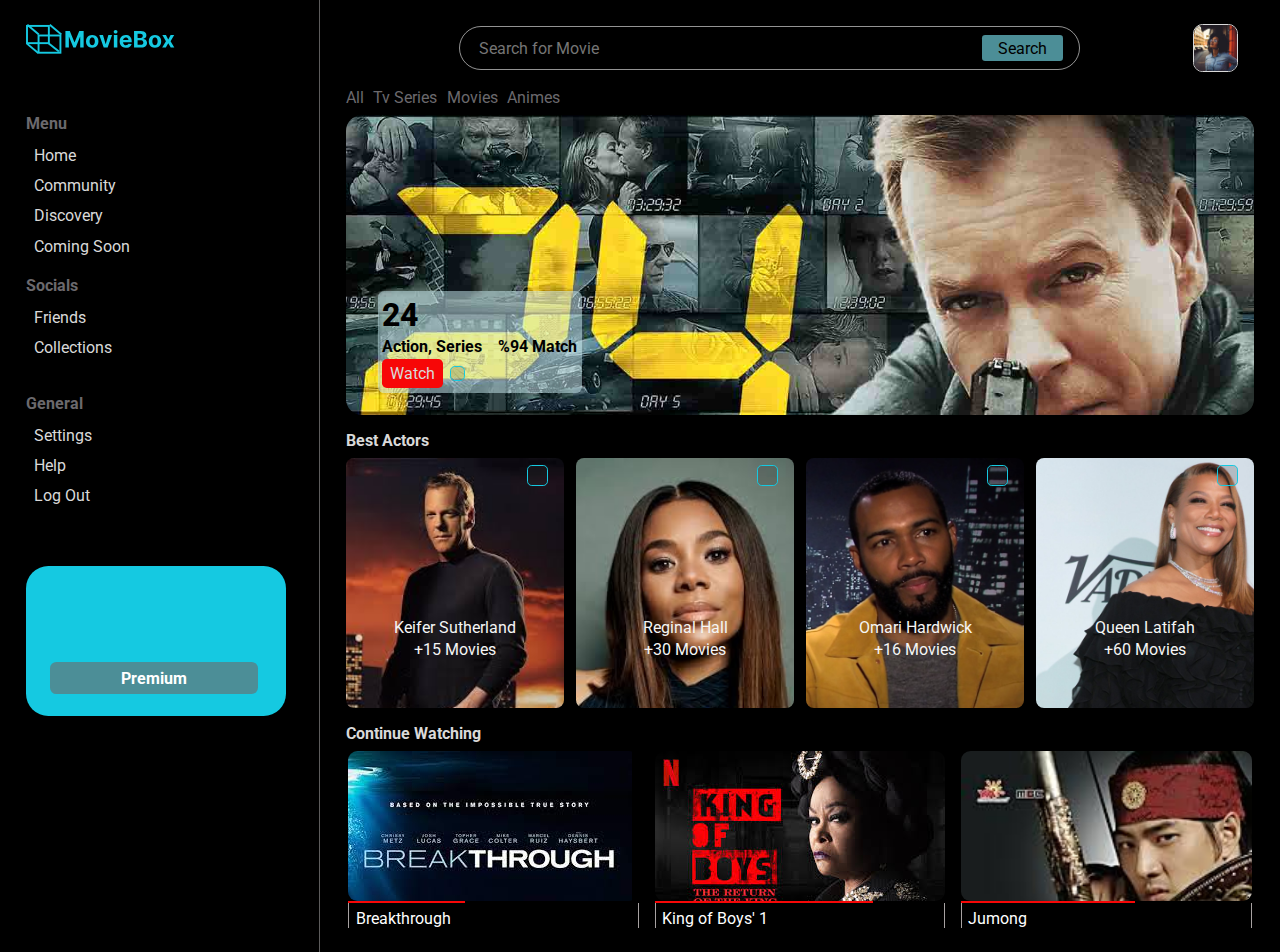
<file: index.html>
<!DOCTYPE html>
<html lang="en">
<head>
    <meta charset="UTF-8">
    <meta name="viewport" content="width=device-width, initial-scale=1.0">
    <title>MovieBox</title>
    <link rel="stylesheet" href="./movie.css">
    <link rel="stylesheet" href="https://fonts.googleapis.com/css2?family=Material+Symbols+Outlined:opsz,wght,FILL,GRAD@20..48,100..700,0..1,-50..200" />
    <link rel="stylesheet" href="https://cdnjs.cloudflare.com/ajax/libs/font-awesome/6.6.0/css/all.min.css" integrity="sha512-Kc323vGBEqzTmouAECnVceyQqyqdsSiqLQISBL29aUW4U/M7pSPA/gEUZQqv1cwx4OnYxTxve5UMg5GT6L4JJg==" crossorigin="anonymous" referrerpolicy="no-referrer" />
</head>
<body>
    <div class="main-container" id="main-container">

    <!-- logo and menu container -->
        <div class="first-main" id="first-main">

            <!-- LOGO -->
            <div class="logo-cont" id="logo-cont">
                <img src="./images/Logo.svg" alt="">
            </div>
            <!-- MENU SOCIAL GENERAL-->
            <div class="menu-socials-general" id="menu-socials-general">
                <!-- Menu and socials -->
                <div class="menu-socials" id="menu-socials">

                    <div class="menu" id="menu">
                        <div class="menu-title" id="menu-title">
                            <h4>Menu</h4>
                        </div>
                        <div class="menu-navs" id="menu-navs">
                            <a href="#home" class="active"><i class="fas fa-home"></i> Home</a>
                            <a href="#community" class="active"><i class="fa-solid fa-group-arrows-rotate"></i>Community</a>
                            <a href="#Discovery" class="active"><i class="fa-brands fa-searchengin"></i></i>Discovery</a>
                            <a href="#coming Soon" class="active"><i class="fa-solid fa-stopwatch-20"></i>Coming Soon</a>
                        </div>
                    </div>

                    <div class="socials" id="socials">
                        <div class="social-title" id="social-title">
                            <h4>Socials</h4>
                        </div>
                        <div class="menu-navs" id="socials-navs">
                            <a href="#friends" class="active"><i class="fa-solid fa-user-group"></i> Friends</a>
                            <a href="#collections" class="active"><i class="fa-solid fa-folder-plus"></i>Collections</a>
                        </div>
                    </div>

                </div>

                <!-- General -->
                <div class="general" id="general">
                    <div class="general-title" id="social-title">
                        <h4>General</h4>
                    </div>

                    <div class="menu-navs" id="gen-navs">
                        <a href="#settings" class="active"><i class="fa-solid fa-gear"></i>Settings</a>
                        <a href="#help" class="active"><i class="fa-solid fa-circle-info"></i>Help</a>
                        <a href="#logOut" class="active" id="log-out"><i class="fa-solid fa-right-from-bracket"></i>Log Out</a>
                    </div>
                </div>
            </div>
            <!-- PREMIUM -->
            <div class="premium" id="premium">
                <div class="pre-cont">
                    <h4>Premium</h4>
                </div>
            </div>
        </div>


    <!-- search and movie container -->
        <div class="second-main" id="second-main">
            <!-- search,profile and notification -->
            <div class="search-profile-cont" id="search-profile-cont">
                <!-- search container -->
                 <div class="back" id="back">
                    <i class="fa-solid fa-arrow-left"></i>
                 </div>
                <form class="search" id="search">
                    <i class="fa-solid fa-magnifying-glass"></i>
                    <input type="search" name="search-input" id="search-input" placeholder="Search for Movie">
                    <button class="btn" id="btn">Search</button>
                </form>

                <div class="profile-notificatn" id="profile-notificatn">
                    <img src="./images/0549b119fc7f9a434b59d7ccca21110d.png" alt="">
                    <i class="fa-solid fa-bell"></i>
                </div>
            </div>

            <!-- Movie container -->
             <div class="movie-container" id="movie-container">
                <!-- Movies category -->
                <div class="movie-category" id="movie-category">
                    <div class="movie-category-label" id="movie-category-label">
                        <div class="movie-label" id="movie-label">
                            <ul class="list" id="list">
                                <li><a href="#All">All</a></li>
                                <li><a href="#Tv Series">Tv Series</a></li>
                                <li><a href="#Novies">Movies</a></li>
                                <li><a href="#Animes">Animes</a></li>
                            </ul>
                        </div>
                        <div class="movie-img-details" id="movie-img-details">
                            <div class="movie-img" id="movie-img">

                            </div>
                            <div class="movie-details" id="movie-details">
                                <h3>24</h3>
                                <div class="details" id="details">
                                    <h4>Action, Series</h4>
                                    <h4>%94 Match</h4>
                                </div>
                                <div class="cta" id="cta">
                                    <p>Watch</p>
                                    <i class="fa-solid fa-plus"></i>
                                </div>
                            </div>
                        </div>
                    </div>
                </div>

                <!-- Actors container -->
                 <div class="actors" id="actors">
                    <h4>Best Actors</h4>
                    <div class="actor-pictures" id="actor-pictures">
                        <!-- 1st actor -->
                         <div class="actor-one" id="actor-one">
                            <div class="actor-img1" id="actor-img1">

                            </div>
                            <div class="actor-details-icon" id="actor-details-icon">
                                <i class="fa-solid fa-plus plus-sign"></i>
                                <div class="actor-details" id="actor-details">
                                    <p>Keifer Sutherland</p>
                                    <p>+15 Movies</p>
                                    <div class="ratings" id="ratings">
                                        <i class="fa-solid fa-star"></i>
                                        <i class="fa-solid fa-star"></i>
                                        <i class="fa-solid fa-star"></i>
                                        <i class="fa-solid fa-star"></i>
                                        <i class="fa-solid fa-star"></i>
                                    </div>
                                </div>
                            </div>
                         </div>

                         <!-- Actor 2 -->
                         <div class="actor-one" id="actor-one">
                            <div class="actor-img2" id="actor-img2">

                            </div>
                            <div class="actor-details-icon" id="actor-details-icon">
                                <i class="fa-solid fa-plus plus-sign"></i>
                                <div class="actor-details" id="actor-details">
                                    <p>Reginal Hall</p>
                                    <p>+30 Movies</p>
                                    <div class="ratings" id="ratings">
                                        <i class="fa-solid fa-star"></i>
                                        <i class="fa-solid fa-star"></i>
                                        <i class="fa-solid fa-star"></i>
                                        <i class="fa-solid fa-star"></i>
                                        <i class="fa-solid fa-star"></i>
                                    </div>
                                </div>
                            </div>
                         </div>

                         <!-- Actor 3 -->
                         <div class="actor-one" id="actor-one">
                            <div class="actor-img3" id="actor-img3">

                            </div>
                            <div class="actor-details-icon" id="actor-details-icon">
                                <i class="fa-solid fa-plus plus-sign"></i>
                                <div class="actor-details" id="actor-details">
                                    <p>Omari Hardwick</p>
                                    <p>+16 Movies</p>
                                    <div class="ratings" id="ratings">
                                        <i class="fa-solid fa-star"></i>
                                        <i class="fa-solid fa-star"></i>
                                        <i class="fa-solid fa-star"></i>
                                        <i class="fa-solid fa-star"></i>
                                        <i class="fa-solid fa-star"></i>
                                    </div>
                                </div>
                            </div>
                         </div>

                         <!-- Actor 4 -->
                         <div class="actor-one" id="actor-one">
                            <div class="actor-img4" id="actor-img4">

                            </div>
                            <div class="actor-details-icon" id="actor-details-icon">
                                <i class="fa-solid fa-plus plus-sign"></i>
                                <div class="actor-details" id="actor-details">
                                    <p>Queen Latifah</p>
                                    <p>+60 Movies</p>
                                    <div class="ratings" id="ratings">
                                        <i class="fa-solid fa-star"></i>
                                        <i class="fa-solid fa-star"></i>
                                        <i class="fa-solid fa-star"></i>
                                        <i class="fa-solid fa-star"></i>
                                        <i class="fa-solid fa-star"></i>
                                    </div>
                                </div>
                            </div>
                         </div>
                    </div>
                 </div>

                 <!-- Continue watching container -->
                  <div class="cont-watching" id="cont-watching">
                    <h4>Continue Watching</h4>
                    <!-- Videos -->
                    <div class="cont-watcing-vid" id="cont-watcing-vid">
                        <!-- Video 1 -->
                        <div class="cont-watching-vid1" id="cont-watching-vid1">
                            <div class="video1" id="video1">

                            </div>
                            <div class="vid-played-length" id="vid-played-length">

                            </div>
                            <div class="vid-title" id="vid-title">
                                <p>Breakthrough</p>
                            </div>
                        </div>

                        <!-- Video 2 -->
                        <div class="cont-watching-vid1" id="cont-watching-vid1">
                            <div class="video2" id="video2">

                            </div>
                            <div class="vid-played-length2" id="vid-played-length2">

                            </div>
                            <div class="vid-title" id="vid-title">
                                <p>King of Boys' 1</p>
                            </div>
                        </div>

                        <!-- Video 3 -->
                        <div class="cont-watching-vid1" id="cont-watching-vid1">
                            <div class="video3" id="video3">

                            </div>
                            <div class="vid-played-length3" id="vid-played-length3">

                            </div>
                            <div class="vid-title" id="vid-title">
                                <p>Jumong</p>
                            </div>
                        </div>
                    </div>
                  </div>
             </div>
        </div>

    </div>

    <!-- Modal -->
    <div class="modal" id="modal">
        <div class="form-close" id="form-close">
        <p>Are you sure you want to log out?</p>
        <div class="cta" id="cta">
            <button class="logout-con" id="logout-confirm">Confirm</button>
            <button class="logout-can" id="logout-cancel">Cancel</button>
        </div>
        </div>
    </div>







    <script src="./movie.js"></script>
</body>
</html>
</file>
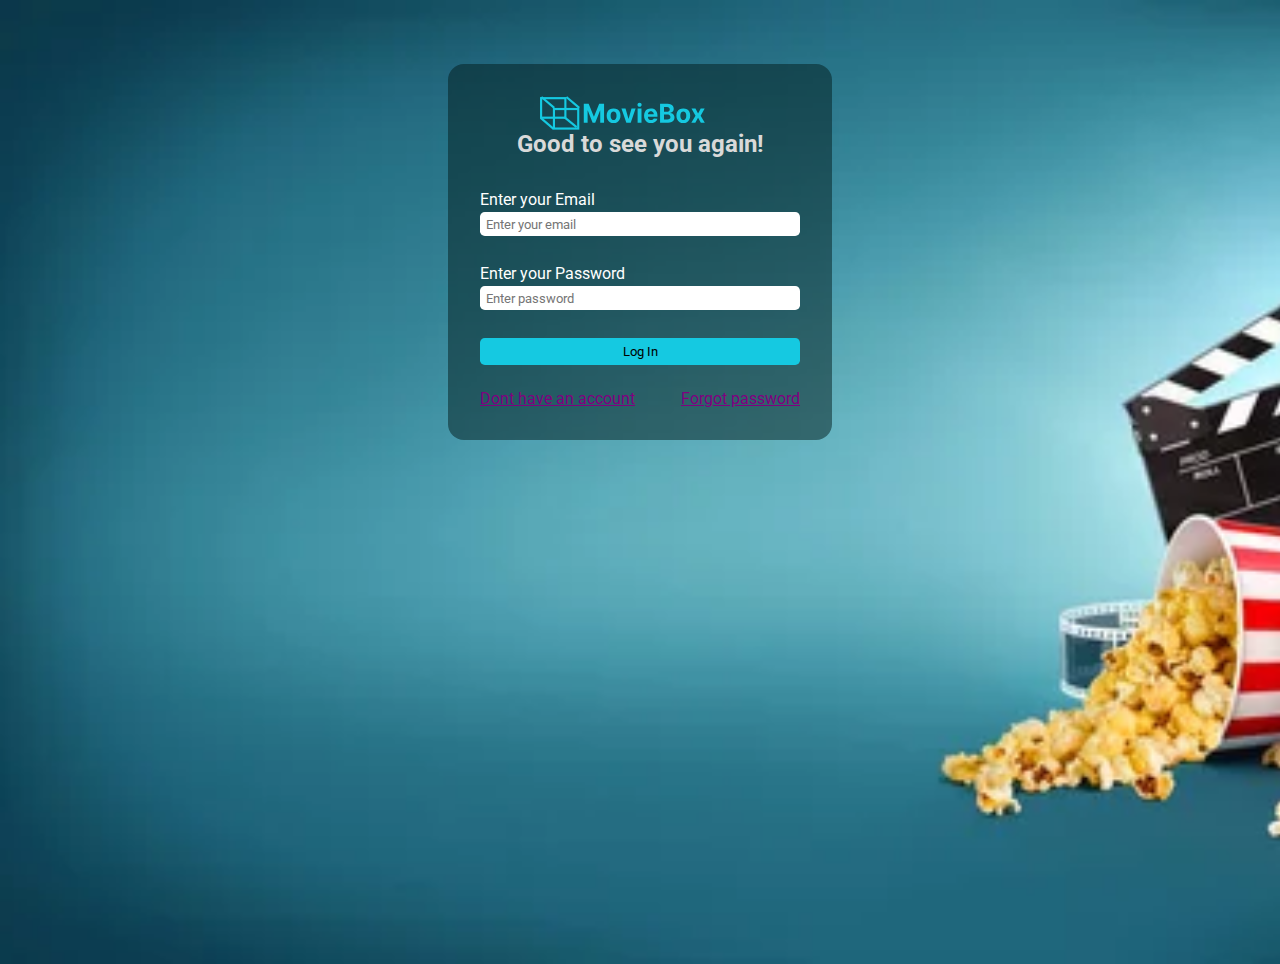
<file: movielogin.html>
<!DOCTYPE html>
<html lang="en">
<head>
    <meta charset="UTF-8">
    <meta name="viewport" content="width=device-width, initial-scale=1.0">
    <title>MovieBox LogIn Page</title>
    <link rel="stylesheet" href="./movie.css">
    <link rel="stylesheet" href="https://fonts.googleapis.com/css2?family=Material+Symbols+Outlined:opsz,wght,FILL,GRAD@20..48,100..700,0..1,-50..200" />
    <link rel="stylesheet" href="https://cdnjs.cloudflare.com/ajax/libs/font-awesome/6.6.0/css/all.min.css" integrity="sha512-Kc323vGBEqzTmouAECnVceyQqyqdsSiqLQISBL29aUW4U/M7pSPA/gEUZQqv1cwx4OnYxTxve5UMg5GT6L4JJg==" crossorigin="anonymous" referrerpolicy="no-referrer" />
</head>
<body class="log" id="log">
    <div class="log-in-page" id="log-in-page">

        <div class="logo-greeting" id="logo-greeting">
            <img src="./images/Logo.svg" alt="">
            <h3>Good to see you again!</h3>
        </div>

        <form class="signin-form" id="signin-form">

            <div class="inp" id="email-inp">
                <label for="email">Enter your Email</label>
                <input type="email" name="email" placeholder="Enter your email" id="email" required>
                <p class="email-alert" id="email-alert"></p>
            </div>

            <div class="inp" id="password-inp">
                <label for="password">Enter your Password</label>
                <input type="password" name="password" placeholder="Enter password" id="password" required>
                <p class="password-alert" id="password-alert"></p>
            </div>

            <div class="login-btn-cont" id="login-btn-cont">
                <button class="login-btn" id="login-btn">Log In</button>
            </div>

            <div class="forgot" id="forgot">
                <a href="#">Dont have an account</a>
                <a href="#">Forgot password</a>
            </div>

        </form>




    </div>

    <script src="./movielogin.js"></script>
</body>
</html>
</file>
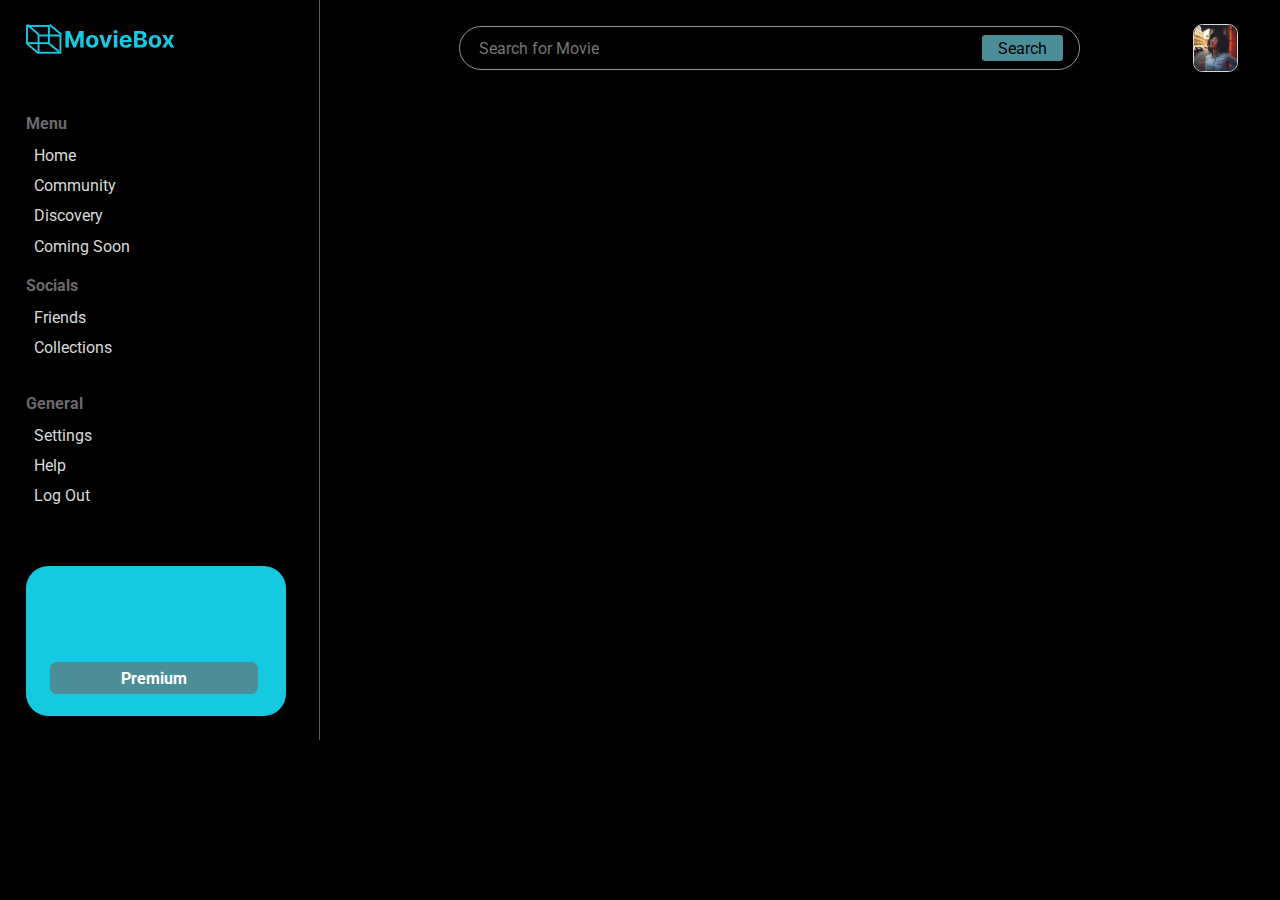
<file: moviesearch.html>
<!DOCTYPE html>
<html lang="en">
<head>
    <meta charset="UTF-8">
    <meta name="viewport" content="width=device-width, initial-scale=1.0">
    <title>MovieBox Search Result</title>
    <link rel="stylesheet" href="./movie.css">
    <link rel="stylesheet" href="https://fonts.googleapis.com/css2?family=Material+Symbols+Outlined:opsz,wght,FILL,GRAD@20..48,100..700,0..1,-50..200" />
    <link rel="stylesheet" href="https://cdnjs.cloudflare.com/ajax/libs/font-awesome/6.6.0/css/all.min.css" integrity="sha512-Kc323vGBEqzTmouAECnVceyQqyqdsSiqLQISBL29aUW4U/M7pSPA/gEUZQqv1cwx4OnYxTxve5UMg5GT6L4JJg==" crossorigin="anonymous" referrerpolicy="no-referrer" />
</head>
<body>
    <div class="main-container" id="main-container">

        <!-- logo and menu container -->
        <div class="first-main" id="first-main">

            <!-- LOGO -->
            <div class="logo-cont" id="logo-cont">
                <img src="./images/Logo.svg" alt="">
            </div>
            <!-- MENU SOCIAL GENERAL-->
            <div class="menu-socials-general" id="menu-socials-general">
                <!-- Menu and socials -->
                <div class="menu-socials" id="menu-socials">

                    <div class="menu" id="menu">
                        <div class="menu-title" id="menu-title">
                            <h4>Menu</h4>
                        </div>
                        <div class="menu-navs" id="menu-navs">
                            <a href="#home" class="active"><i class="fas fa-home"></i> Home</a>
                            <a href="#community" class="active"><i class="fa-solid fa-group-arrows-rotate"></i>Community</a>
                            <a href="#Discovery" class="active"><i class="fa-brands fa-searchengin"></i></i>Discovery</a>
                            <a href="#coming Soon" class="active"><i class="fa-solid fa-stopwatch-20"></i>Coming Soon</a>
                        </div>
                    </div>

                    <div class="socials" id="socials">
                        <div class="social-title" id="social-title">
                            <h4>Socials</h4>
                        </div>
                        <div class="menu-navs" id="socials-navs">
                            <a href="#friends" class="active"><i class="fa-solid fa-user-group"></i> Friends</a>
                            <a href="#collections" class="active"><i class="fa-solid fa-folder-plus"></i>Collections</a>
                        </div>
                    </div>

                </div>

                <!-- General -->
                <div class="general" id="general">
                    <div class="general-title" id="social-title">
                        <h4>General</h4>
                    </div>

                    <div class="menu-navs" id="gen-navs">
                        <a href="#settings" class="active"><i class="fa-solid fa-gear"></i>Settings</a>
                        <a href="#help" class="active"><i class="fa-solid fa-circle-info"></i>Help</a>
                        <a href="#logOut" class="active" id="log-out"><i class="fa-solid fa-right-from-bracket"></i>Log Out</a>
                    </div>
                </div>
            </div>
            <!-- PREMIUM -->
            <div class="premium" id="premium">
                <div class="pre-cont">
                    <h4>Premium</h4>
                </div>
            </div>
        </div>

        <!-- search and movie container -->
        <div class="second-main" id="second-main">
            <!-- search,profile and notification -->
            <div class="search-profile-cont" id="search-profile-cont">
                <!-- search container -->
                 <div class="back" id="back">
                    <i class="fa-solid fa-arrow-left back-arrow" id="back-arrow"></i>
                 </div>
                <form class="search" id="search">
                    <i class="fa-solid fa-magnifying-glass"></i>
                    <input type="search" name="search-input" id="search-input" placeholder="Search for Movie">
                    <button class="btn" id="btn">Search</button>
                </form>

                <div class="profile-notificatn" id="profile-notificatn">
                    <img src="./images/0549b119fc7f9a434b59d7ccca21110d.png" alt="">
                    <i class="fa-solid fa-bell"></i>
                </div>
            </div>


            <!-- Display Search -->
            <div class="display-container" id="display-container">
                <!-- <div class="display-poster" id="display-poster">
                    <img src="./images/anikulapo..jpg" alt="">
                </div>

                <div class="ratings-description" id="ratings-description">
                    <h2>Title</h2>

                    <h4>Popularity</h4>

                    <h4>Vote Average</h4>

                    <p>Lorem ipsum dolor sit amet consectetur adipisicing elit. Possimus voluptate voluptatem porro minus iste nihil excepturi, omnis animi repellendus esse, sint sed aliquid explicabo illo, repudiandae praesentium quisquam. Ut iste quia architecto blanditiis itaque dolorem suscipit animi veniam hic dolore!          
                    </p>
                </div> -->
            </div>
        </div>




    </div>


    <!-- Modal -->
    <div class="modal" id="modal">
        <div class="form-close" id="form-close">
        <p>Are you sure you want to log out?</p>
        <div class="cta" id="cta">
            <button class="logout-con" id="logout-confirm">Confirm</button>
            <button class="logout-can" id="logout-cancel">Cancel</button>
        </div>
        </div>
    </div>


    <script src="./moviesearch.js"></script>
</body>
</html>
</file>
<file: movie.css>
@import url('https://fonts.googleapis.com/css2?family=Inter:wght@100..900&family=Roboto:ital,wght@0,100;0,300;0,400;0,500;0,700;0,900;1,100;1,300;1,400;1,500;1,700;1,900&display=swap');

*{
    margin: 0;
    padding: 0;
    box-sizing: border-box;
    font-family: "Roboto", sans-serif;
}

body{
    background-color: black;
    width: 100%;
    height: 100vh;
    /* margin: 2rem auto; */
    color: #ffffff;
    position: relative;
}

.main-container{
    width: 100%;
    height: auto;
    display: flex;
    flex-direction: row;
}

.modal{
    width: 100%;
    height: 100vh;
    background-color: rgba(69, 65, 65, 0.12);
    color: #000000;
    position: absolute;
    align-items: center;
    top: 0rem;
    left: 0rem;
    visibility: hidden;
}

.form-close{
    width: 25%;
    height: auto;
    display: flex;
    flex-direction: column;
    justify-content: center;
    align-items: center;
    margin: 11rem auto;
    background-color: #ffffff;
    padding: 2rem;
    border-radius: 0.5rem;
    row-gap: 0.4rem;
}

.cta{
    width: 100%;
    height: auto;
    display: flex;
    flex-direction: row;
    justify-content: space-between;
}

.logout-con{
    width: fit-content;
    height: auto;
    padding: 0.2rem;
    background-color: #4C8E97;
    border: none;
    outline: none;
    border-radius: 0.2rem;
    cursor: pointer;
    color: #D9D9D9;
}
.logout-con:hover{
    background-color: #15C9E1;
    cursor: pointer;
    color: #000000;
}

.logout-can{
    width: fit-content;
    height: auto;
    padding: 0.2rem;
    background-color: rgb(236, 93, 93);
    border: none;
    outline: none;
    border-radius: 0.2rem;
    cursor: pointer;
    color: #D9D9D9;
}
.logout-can:hover{
    background-color: red;
    cursor: pointer;
    color: #000000;
}

/* SIDE NAV-BAR */
.first-main{
    width: 25%;
    height: auto;
    padding: 1.5rem 1.6rem;
    /* background-color: darkgray; */
    display: flex;
    flex-direction: column;
    justify-content: start;
    align-items: start;
    row-gap: 3.5rem;
    border-right: 0.5px solid #5d5c5c;
}

.logo-cont img{
    width: 180px;
}

/* side nav bar child 2 */
.menu-socials-general{
    width: 100%;
    height: auto;
    display: flex;
    flex-direction: column;
    row-gap: 2rem;
}

.menu-socials{
    width: 100%;
    height: auto;
    display: flex;
    flex-direction: column;
    row-gap: 1rem;
}

.menu{
    width: 100%;
    height: auto;
    display: flex;
    flex-direction: column;
    row-gap: 0.5rem;
}

.menu-title h4{
    width: fit-content;
    height: auto;
    color: #6B696D;
}

.menu-navs{
    width: 100%;
    height: auto;
    display: flex;
    flex-direction: column;
    row-gap: 0.1rem;
}

.menu-navs a{
    width: 100%;
    height: auto;
    text-decoration: none;
    color: #D9D9D9;
    display: flex;
    flex-direction: row;
    align-items: center;
    column-gap: 0.2rem;
    text-align: center;
    padding: 0.3rem;
    border-radius: 0.5rem;
    transition: background-color 0.3s ease;
}

.menu-navs a:hover{
    background-color: #4C8E97;
}

.menu-navs a:active{
    background-color: #15C9E1;
}

.socials{
    width: 100%;
    height: auto;
    display: flex;
    flex-direction: column;
    row-gap: 0.5rem;
}

.social-title h4{
    width: fit-content;
    height: auto;
    color: #6B696D;
}

.general{
    width: 100%;
    height: auto;
    display: flex;
    flex-direction: column;
    row-gap: 0.5rem;
}

.general-title h4{
    width: fit-content;
    height: auto;
    color: #6B696D;
}

.pre-cont{
    width: 260px;
    height: 150px;
    padding: 2rem 1rem 1rem 1rem;
    background-color: #15C9E1;
    border-radius: 1.4rem;
    position: relative;
}

.pre-cont h4{
    width: 80%;
    padding: 0.4rem 0.6rem;
    border-radius: 0.4rem;
    background-color: #4C8E97;
    position: absolute;
    top: 6rem;
    left: 1.5rem;
    text-align: center;
    cursor: pointer;
}


/* Movie side container */
.second-main{
    width: 75%;
    height: auto;
    padding: 1.5rem 1.6rem;
    display: flex;
    flex-direction: column;
    row-gap: 1rem;
}

.search-profile-cont{
    width: 100%;
    height: auto;
    display: flex;
    flex-direction: row;
    justify-content: space-between;
    align-items: center;
}

.back{
    color: #A7A2A2;
    visibility: hidden;
    cursor: pointer;
}

.back-arrow{
    color: #A7A2A2;
    visibility: visible;
    cursor: pointer;
}

.search{
    width: fit-content;
    height: auto;
    border: 1px solid rgba(217, 217, 217, 0.68);
    /* background-color: #000000; */
    padding: 0.5rem 1rem 0.5rem 1rem;
    border-radius: 2rem;
    display: flex;
    flex-direction: row;
    align-items: center;
    column-gap: 0.2rem;
}

.search i{
    color: #D9D9D9A6;
}

.search input{
    width: 500px;
    background-color: black;
    border: none;
    outline: none;
    color: #D9D9D999;
    font-size: 1rem;
}

.btn{
    padding: 0.2rem 1rem;
    font-weight: medium;
    font-size: 1rem;
    background-color: #4C8E97;
    border: none;
    outline: none;
    border-radius: 0.2rem;
    cursor: pointer;
}
.btn:hover{
    background-color: #15C9E1;
    outline: none;
    border: none;
    padding: 0.2rem 1rem;
    border-radius: 0.2rem;
    color: #000000;
    font-weight: 500;
    cursor: pointer;
}

.profile-notificatn{
    display: flex;
    flex-direction: row;
    column-gap: 1rem;
    justify-content: start;
    align-items: center;
}

.profile-notificatn img{
    width: 45px;
    height: 48px;
    border-radius: 0.6rem;
    border: 1px solid #D9D9D9;
    cursor: pointer;
}

.profile-notificatn i{
    cursor: pointer;
}

.profile-notificatn i:hover{
    color: #4C8E97;
}

/*Movies container(second container) */
.movie-container{
    width: 100%;
    height: auto;
    display: flex;
    flex-direction: column;
    row-gap: 1rem;
    visibility: visible;
}

.movie-category{
    width: 100%;
    height: auto;
}

.movie-category-label{
    width: 100%;
    height: auto;
    display: flex;
    flex-direction: column;
    row-gap: 0.5rem;
}
/* 
.movie-label{
    width: 100%;
    height: auto;
    display: flex;
    flex-direction: row;
} */

.list{
    list-style: none;
    display: flex;
    flex-direction: row;
    column-gap: 0.6rem;
}

.list li a{
    text-decoration: none;
    color: #6B696D;
}

.list li a:hover{
    color: #4C8E97;
    text-decoration: underline;
}

.list li a:active{
    color: #15C9E1;
    text-decoration: underline;
}

.movie-img-details{
    width: 100%;
    height: auto;
    position: relative;
}

.movie-img{
    width: 100;
    height: 300px;
    background-image: url(./images/24-on-netflix.jpg);
    background-repeat: no-repeat;
    background-size: cover;
    border-radius: 1rem;
}

.movie-details{
    position: absolute;
    top: 11rem;
    left: 2rem;
    display: flex;
    flex-direction: column;
    row-gap: 0.2rem;
    padding: 0.3rem;
    background-color: rgba(206, 239, 246, 0.5);
    color: #000000;
    border-radius: 0.4rem;
}

.movie-details h3{
    font-size: 2rem;
    font-weight: 800;
}

.details{
    width: fit-content;
    height: auto;
    display: flex;
    flex-direction: row;
    column-gap: 1rem;
}

.cta{
    width: fit-content;
    height: auto;
    display: flex;
    flex-direction: row;
    justify-content: start;
    align-items: center;
    column-gap: 0.4rem;
}

.cta p{
    width: fit-content;
    height: auto;
    padding: 0.3rem 0.5rem;
    background-color: #F70707;
    color: #D9D9D9;
    border-radius: 0.3rem;
    cursor: pointer;
}

.cta i{
    width: fit-content;
    height: auto;
    padding: 0.4rem;
    background-color: rgba(51, 50, 50, 0.2);
    border: 1px solid #15C9E1;
    border-radius: 0.3rem;
    cursor: pointer;
}

.cta i:hover{
    background-color: #15C9E1;
}

/* Actions section */
.actors{
    width: 100%;
    height: auto;
    display: flex;
    flex-direction: column;
    row-gap: 0.5rem;
}

.actors h4{
    color: #D9D9D9;
}

.actor-pictures{
    width: 100%;
    height: auto;
    display: flex;
    flex-direction: row;
    column-gap: 0.7rem;
}

/* FIRST ACTOR */
.actor-one{
    width: 25%;
    height: auto;
    position: relative;
}

.actor-img1{
    width: 100%;
    height: 250px;
    background-image: url(./images/images.jpg);
    background-repeat: no-repeat;
    background-size: cover;
    border-radius: 0.5rem;
}

.actor-details-icon{
    width: 100%;
    height: auto;
    display: flex;
    flex-direction: column;
    justify-content: center;
    align-items: center;
    position: absolute;
    top: 10rem;
}

.plus-sign{
    position: absolute;
    bottom: 11rem;
    right: 1rem;
    padding: 0.4rem;
    background-color: rgba(51, 50, 50, 0.2);
    border-radius: 0.3rem;
    cursor: pointer;
    width: fit-content;
    height: auto;
    padding: 0.6rem;
    border: 1px solid #15C9E1;
}

.plus-sign:hover{
    background-color: #15C9E1;
}

.actor-details{
    text-align: center;
    display: flex;
    flex-direction: column;
    row-gap: 0.2rem;
}

.actor-details p{
    color: #F5F5F5;
}

.actor-details i{
    color: #FFCB22;
}

/* Actor 2 */
.actor-img2{
    width: 100%;
    height: 250px;
    background-image: url(./images/regina.jpg);
    background-repeat: no-repeat;
    background-size: cover;
    border-radius: 0.5rem;
}

/* Actor 3 */
.actor-img3{
    width: 100%;
    height: 250px;
    background-image: url(./images/Omari_Hardwick_on_BTVR_\(cropped\).jpg);
    background-repeat: no-repeat;
    background-size: cover;
    border-radius: 0.5rem;
}

/* Actor 4 */
.actor-img4{
    width: 100%;
    height: 250px;
    background-image: url(./images/queen-latifah-1-89e1583c86d84f67a5ed4d8a049e2ff1.jpg);
    background-repeat: no-repeat;
    background-size: cover;
    border-radius: 0.5rem;
}

/* 3rd Container(Continue Watching) */
.cont-watching{
    width: 100%;
    height: auto;
    display: flex;
    flex-direction: column;
    row-gap: 0.5rem;
}

.cont-watching h4{
    color: #D9D9D9;
}

.cont-watcing-vid{
    width: 100%;
    height: auto;
    display: flex;
    flex-direction: row;
    column-gap: 0.8rem;
    justify-content: space-evenly;
}

.cont-watching-vid1{
    width: 32%;
    height: auto;
    display: flex;
    flex-direction: column;
    justify-content: start;
    align-items: start;
    position: relative;
}

.video1{
    width: 100%;
    height: 150px;
    background-image: url(./images/breakthrough.jpg);
    background-repeat: no-repeat;
    cursor: pointer;
    border-radius: 0.6rem;
}

.vid-played-length{
    width: 40%;
    height: 2px;
    background-color: #F70707;
}

.vid-title{
    width: 100%;
    height: auto;
    padding-top: 0.4rem;
    padding-left: 0.4rem;
    border-left: 1px solid #A7A2A2;
    border-right: 1px solid #A7A2A2;
    cursor: pointer;
}

/* Video 2 */
.video2{
    width: 100%;
    height: 150px;
    background-image: url(./images/king\ of\ boys.jpg);
    background-repeat: no-repeat;
    cursor: pointer;
    border-radius: 0.6rem;
}

.vid-played-length2{
    width: 75%;
    height: 2px;
    background-color: #F70707;
}

/* Video 3 */
.video3{
    width: 100%;
    height: 150px;
    background-image: url(./images/jumong.jpg);
    background-repeat: no-repeat;
    background-size: cover;
    cursor: pointer;
    border-radius: 0.6rem;
}

.vid-played-length3{
    width: 60%;
    height: 2px;
    background-color: #F70707;
}

/* display search */
.display-container{
    width: 75%;
    height: auto;
    display: flex;
    flex-direction: column;
    justify-items: start;
    row-gap: 1rem;
}

.display-poster img{
    width: 400px;
    height: 300px;
    border-radius: 1rem;
}

.ratings-description{
    width: 100%;
    height: auto;
    display: flex;
    flex-direction: column;
    row-gap: 0.4rem;
    font-size: large;
    font-style: italic;
}

/* Log in form CSS */

.log{
    background-image: url(./images/depositphotos_150614902-stock-photo-unusual-cinema-concept-3d-illustration.webp);
    background-repeat: no-repeat;
    background-size: cover;
}

.log-in-page{
    width: 30%;
    height: auto;
    display: flex;
    flex-direction: column;
    justify-content: center;
    align-items: center;
    row-gap: 2rem;
    margin: 4rem auto;
    padding: 2rem;
    background-color: rgba(1, 27, 27, 0.5);
    border-radius: 1rem;
}

.logo-greeting{
    width: 100%;
    height: auto;
    display: flex;
    flex-direction: column;
    justify-content: center;
    align-items: center;
}

.logo-greeting img{
    width: 200px;
    height: auto;
    display: flex;
    flex-direction: column;
    justify-content: center;
    align-items: center;
}

.logo-greeting h3{
    width: fit-content;
    height: auto;
    font-size: 1.5rem;
    color: #D9D9D9;
}

.signin-form{
    width: 100%;
    height: auto;
    display: flex;
    flex-direction: column;
    justify-content: start;
    align-items: center;
    row-gap: 1.5rem;
}

.inp{
    width: 100%;
    height: auto;
    display: flex;
    flex-direction: column;
    row-gap: 0.2rem;
}

.inp label{
    width: fit-content;
    height: auto;
}

.inp input{
    width: 100%;
    height: auto;
    padding: 0.3rem 0 0.3rem 0.4rem;
    border-radius: 0.3rem;
    outline: none;
    border: none;
}

.login-btn-cont{
    width: 100%;
    height: auto;
}

.login-btn-cont button{
    width: 100%;
    height: auto;
    padding: 0.4rem;
    cursor: pointer;
    background-color: #15C9E1;
    border: none;
    outline: none;
    border-radius: 0.3rem;
}

.login-btn-cont button:hover{
    cursor: pointer;
    background-color: #4C8E97;
}

.forgot{
    width: 100%;
    height: auto;
    display: flex;
    flex-direction: row;
    justify-content: space-between;
}

.forgot a{
    color: purple;
}

.email-alert{
    color: red;
}

.password-alert{
    color: red;
}
</file>
